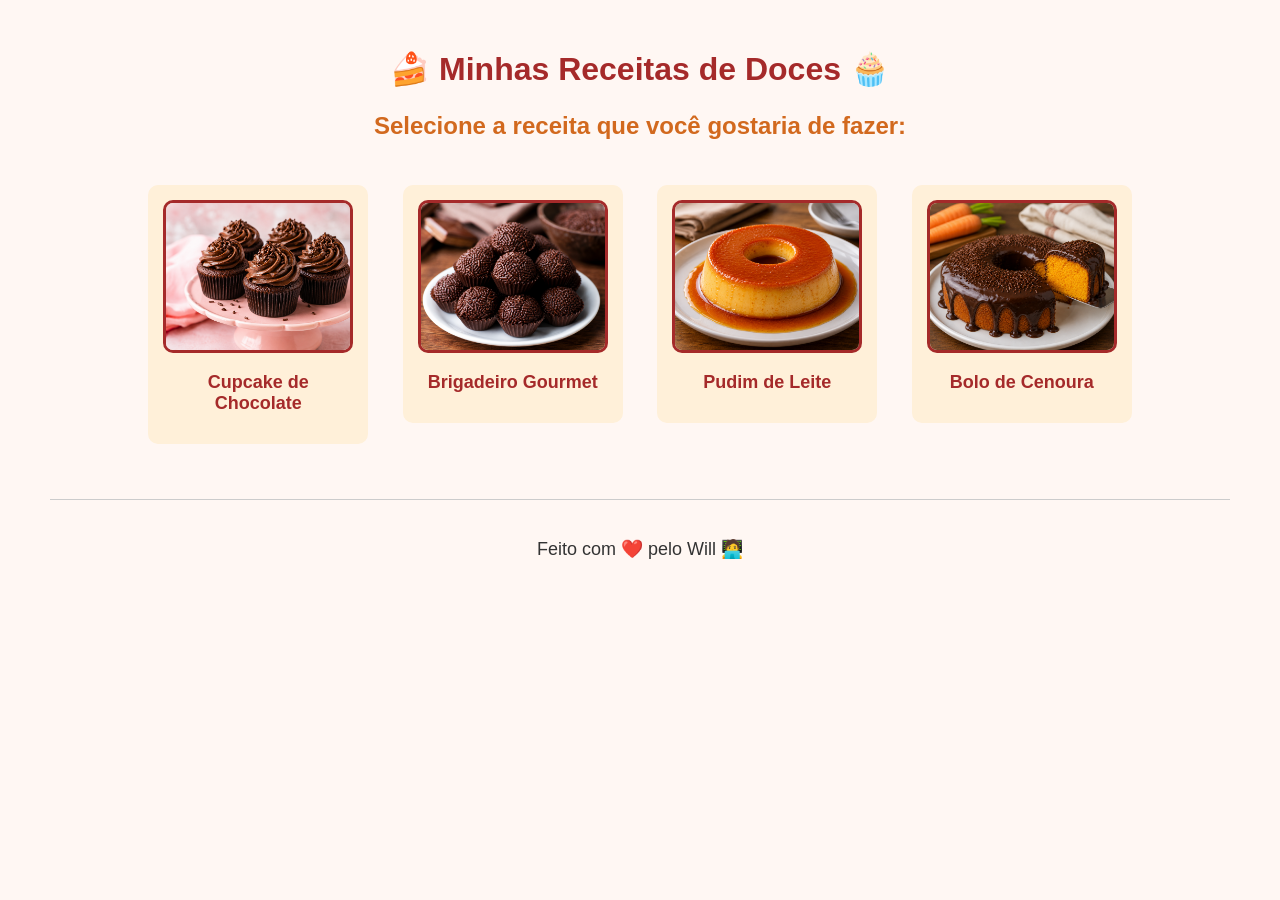
<file: index.html>
<!DOCTYPE html>
<html lang="pt-BR">

<head>
    <meta charset="UTF-8">
    <meta name="viewport" content="width=device-width, initial-scale=1.0">

    <meta name="description" content="Escolha uma receita de doce para preparar.">
    <meta name="keywords" content="receitas, doces, cupcake, brigadeiro, pudim, bolo de cenoura">

    <link rel="icon" type="image/png" href="./img/favicon.png">
    <link rel="stylesheet" href="./css/style.css">

    <title>Melhores Receitas</title>
</head>

<body>

    <header class="cabecalho">
        <h1>🍰 Minhas Receitas de Doces 🧁</h1>

        <p>
            Selecione a receita que você gostaria de fazer:
        </p>
    </header>

    <main>
        <section class="receitas" aria-label="Lista de receitas">

            <article class="receita">
                <a href="./pags/cupcake_recipe.html">
                    <img
                        src="./img/cupcake.png"
                        alt="Cupcake de chocolate"
                        title="Cupcake de chocolate"
                    >

                    <h2>Cupcake de Chocolate</h2>
                </a>
            </article>

            <article class="receita">
                <a href="./pags/brigadeiro_recipe.html">
                    <img
                        src="./img/brigadeiro.png"
                        alt="Brigadeiro gourmet"
                        title="Brigadeiro gourmet"
                    >

                    <h2>Brigadeiro Gourmet</h2>
                </a>
            </article>

            <article class="receita">
                <a href="./pags/pudim_recipe.html">
                    <img
                        src="./img/pudim.png"
                        alt="Pudim de leite"
                        title="Pudim de leite"
                    >

                    <h2>Pudim de Leite</h2>
                </a>
            </article>

            <article class="receita">
                <a href="./pags/bolo_cenoura_recipe.html">
                    <img
                        src="./img/bolo-cenoura.png"
                        alt="Bolo de cenoura com cobertura de chocolate"
                        title="Bolo de cenoura"
                    >

                    <h2>Bolo de Cenoura</h2>
                </a>
            </article>

        </section>
    </main>

    <footer class="rodape">
        <p>Feito com ❤️ pelo Will 🧑‍💻</p>
    </footer>

</body>
</html>
</file>
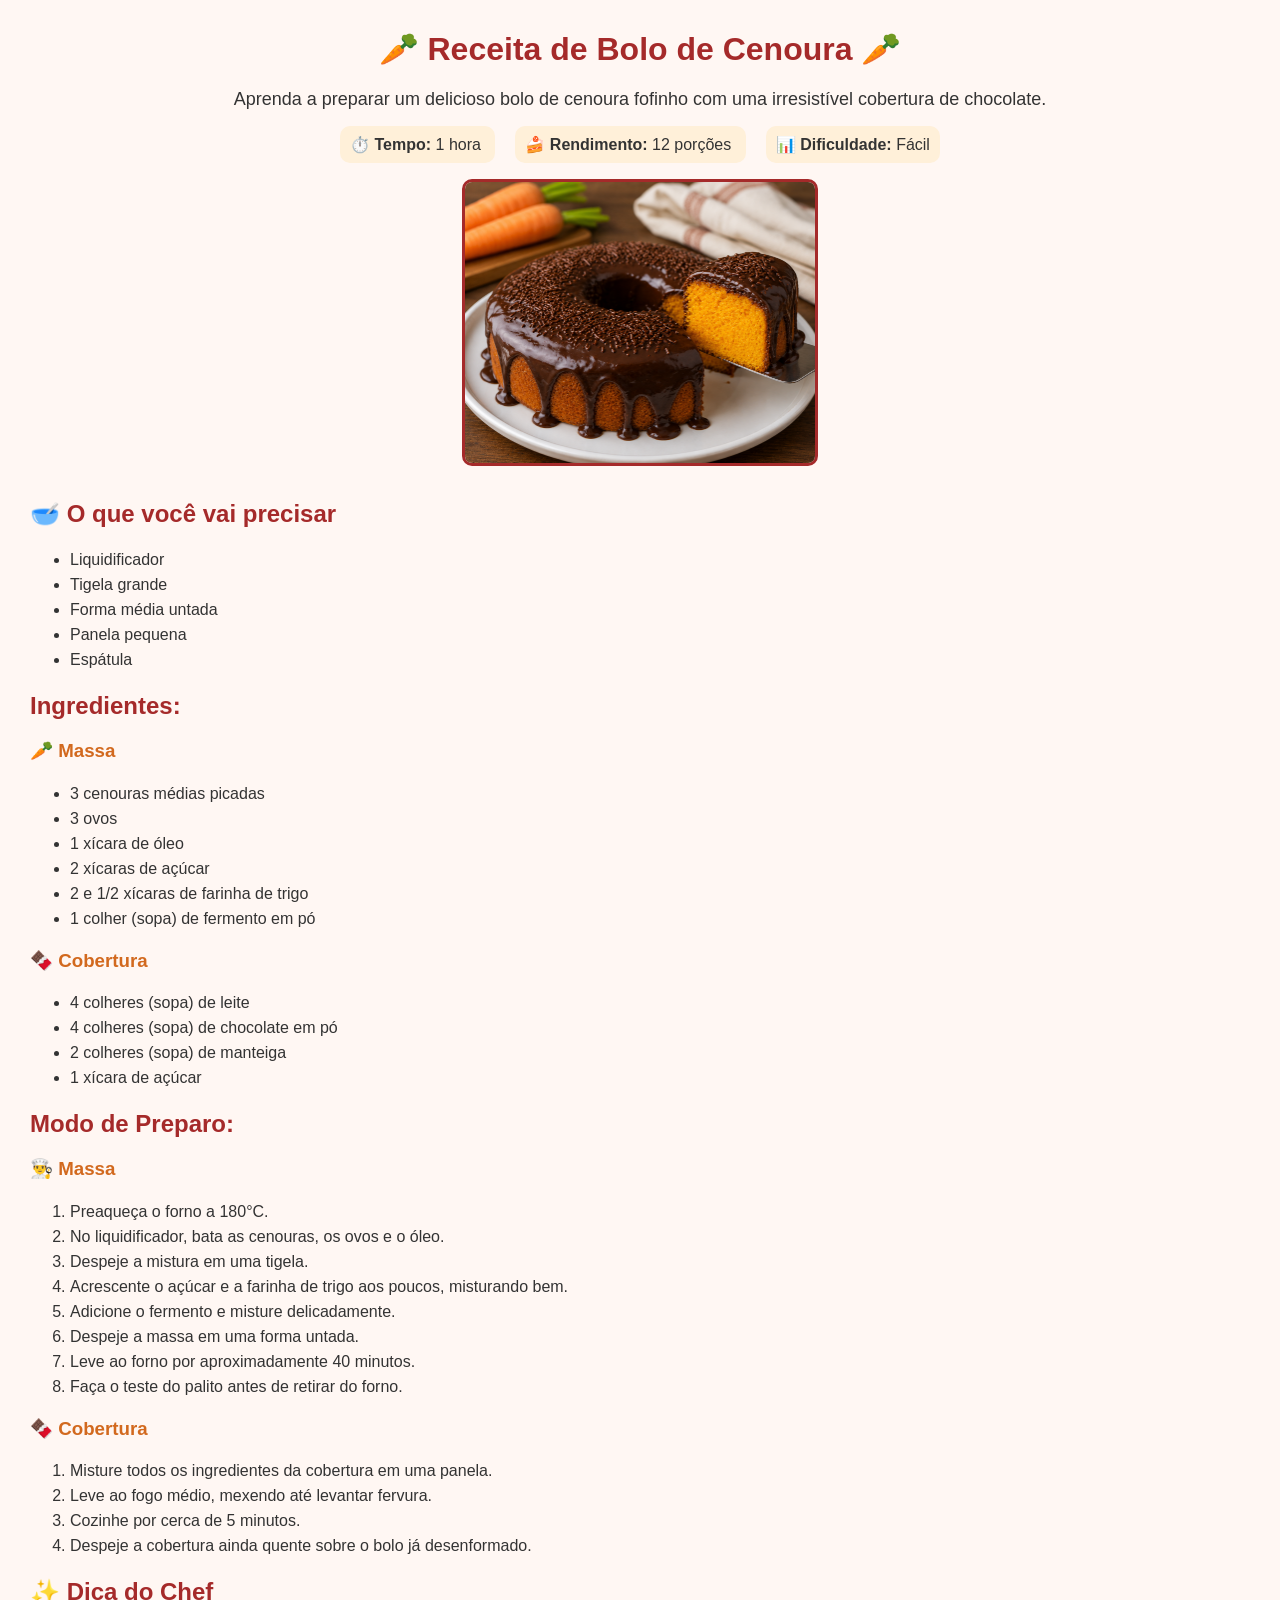
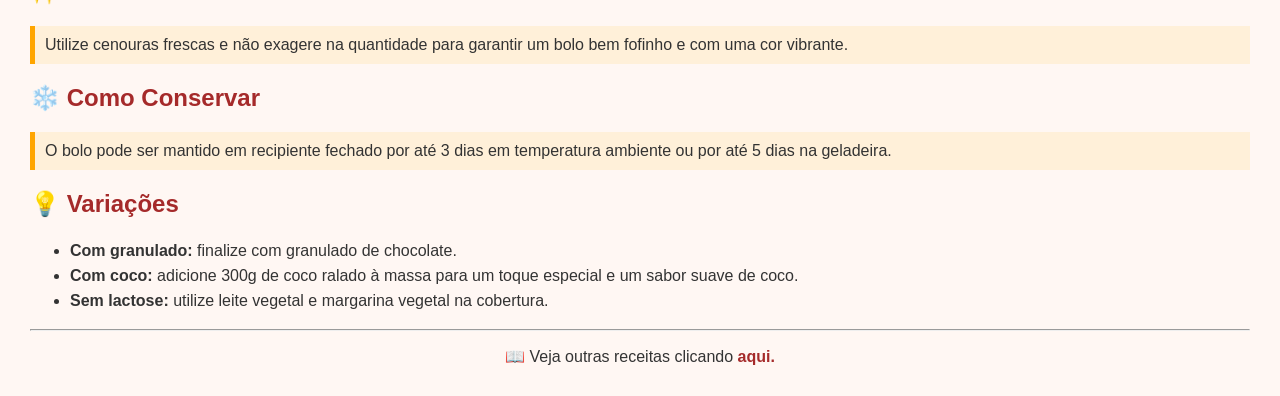
<file: pags/bolo_cenoura_recipe.html>
<!DOCTYPE html>
<html lang="pt-BR">
<head>
    <meta charset="UTF-8">
    <meta name="viewport" content="width=device-width, initial-scale=1.0">
    <meta name="description" content="Aprenda a fazer um delicioso bolo de cenoura fofinho com cobertura de chocolate.">
    <meta name="keywords" content="receitas, bolo, bolo de cenoura, chocolate">
    <meta http-equiv="X-UA-Compatible" content="IE=7">

    <link rel="icon" type="image/png" href="../img/favicon.png">

    <title>Meu Bolo de Cenoura</title>
</head>

<body style="font-family: Arial, sans-serif; background-color: #fff7f3; margin: 30px; color: #333;">

    <h1 style="text-align: center; color: brown;">
        🥕 Receita de Bolo de Cenoura 🥕
    </h1>

    <p style="text-align: center; font-size: 18px;">
        Aprenda a preparar um delicioso bolo de cenoura fofinho com uma irresistível cobertura de chocolate.
    </p>

    <div style="text-align: center; margin: 25px;">
        <span style="background-color: #fff0d9;
              padding: 10px;
              margin: 10px;
              border-radius: 10px;">
            ⏱️ <strong>Tempo:</strong> 1 hora
        </span>

        <span style="background-color: #fff0d9;
              padding: 10px;
              margin: 10px;
              border-radius: 10px;">
            🍰 <strong>Rendimento:</strong> 12 porções
        </span>

        <span style="background-color: #fff0d9;
              padding: 10px;
              margin: 10px;
              border-radius: 10px;">
            📊 <strong>Dificuldade:</strong> Fácil
        </span>
    </div>

    <div style="text-align: center; margin-bottom: 30px;">
        <img
            src="../img/bolo-cenoura.png"
            alt="Bolo de Cenoura"
            title="Bolo de Cenoura"
            style="width: 350px; border: 3px solid brown; border-radius: 10px;"
        >
    </div>

    <h2 style="color: brown;">🥣 O que você vai precisar</h2>

    <ul style="line-height: 25px;">
        <li>Liquidificador</li>
        <li>Tigela grande</li>
        <li>Forma média untada</li>
        <li>Panela pequena</li>
        <li>Espátula</li>
    </ul>

    <h2 style="color: brown;">Ingredientes:</h2>

    <h3 style="color: chocolate;">🥕 Massa</h3>

    <ul style="line-height: 25px;">
        <li>3 cenouras médias picadas</li>
        <li>3 ovos</li>
        <li>1 xícara de óleo</li>
        <li>2 xícaras de açúcar</li>
        <li>2 e 1/2 xícaras de farinha de trigo</li>
        <li>1 colher (sopa) de fermento em pó</li>
    </ul>

    <h3 style="color: chocolate;">🍫 Cobertura</h3>

    <ul style="line-height: 25px;">
        <li>4 colheres (sopa) de leite</li>
        <li>4 colheres (sopa) de chocolate em pó</li>
        <li>2 colheres (sopa) de manteiga</li>
        <li>1 xícara de açúcar</li>
    </ul>

    <h2 style="color: brown;">Modo de Preparo:</h2>

    <h3 style="color: chocolate;">👨‍🍳 Massa</h3>

    <ol style="line-height: 25px;">
        <li>Preaqueça o forno a 180°C.</li>
        <li>No liquidificador, bata as cenouras, os ovos e o óleo.</li>
        <li>Despeje a mistura em uma tigela.</li>
        <li>Acrescente o açúcar e a farinha de trigo aos poucos, misturando bem.</li>
        <li>Adicione o fermento e misture delicadamente.</li>
        <li>Despeje a massa em uma forma untada.</li>
        <li>Leve ao forno por aproximadamente 40 minutos.</li>
        <li>Faça o teste do palito antes de retirar do forno.</li>
    </ol>

    <h3 style="color: chocolate;">🍫 Cobertura</h3>

    <ol style="line-height: 25px;">
        <li>Misture todos os ingredientes da cobertura em uma panela.</li>
        <li>Leve ao fogo médio, mexendo até levantar fervura.</li>
        <li>Cozinhe por cerca de 5 minutos.</li>
        <li>Despeje a cobertura ainda quente sobre o bolo já desenformado.</li>
    </ol>

    <h2 style="color: brown;">✨ Dica do Chef</h2>

    <p style="background-color: #fff0d9; padding: 10px; border-left: 5px solid orange;">
        Utilize cenouras frescas e não exagere na quantidade para garantir um bolo bem fofinho e com uma cor vibrante.
    </p>

    <h2 style="color: brown;">❄️ Como Conservar</h2>

    <p style="background-color: #fff0d9; padding: 10px; border-left: 5px solid orange;">
        O bolo pode ser mantido em recipiente fechado por até 3 dias em temperatura ambiente ou por até 5 dias na geladeira.
    </p>

    <h2 style="color: brown;">💡 Variações</h2>

    <ul style="line-height: 25px;">
        <li><strong>Com granulado:</strong> finalize com granulado de chocolate.</li>
        <li><strong>Com coco:</strong> adicione 300g de coco ralado à massa para um toque especial e um sabor suave de coco.</li>
        <li><strong>Sem lactose:</strong> utilize leite vegetal e margarina vegetal na cobertura.</li>
    </ul>

    <hr>

    <p style="text-align: center;">
        📖 Veja outras receitas clicando
        <a
            href="../index.html"
            target="_self"
            style="color: brown; font-weight: bold; text-decoration: none;"
        >
            aqui.
        </a>
    </p>

</body>
</html>
</file>
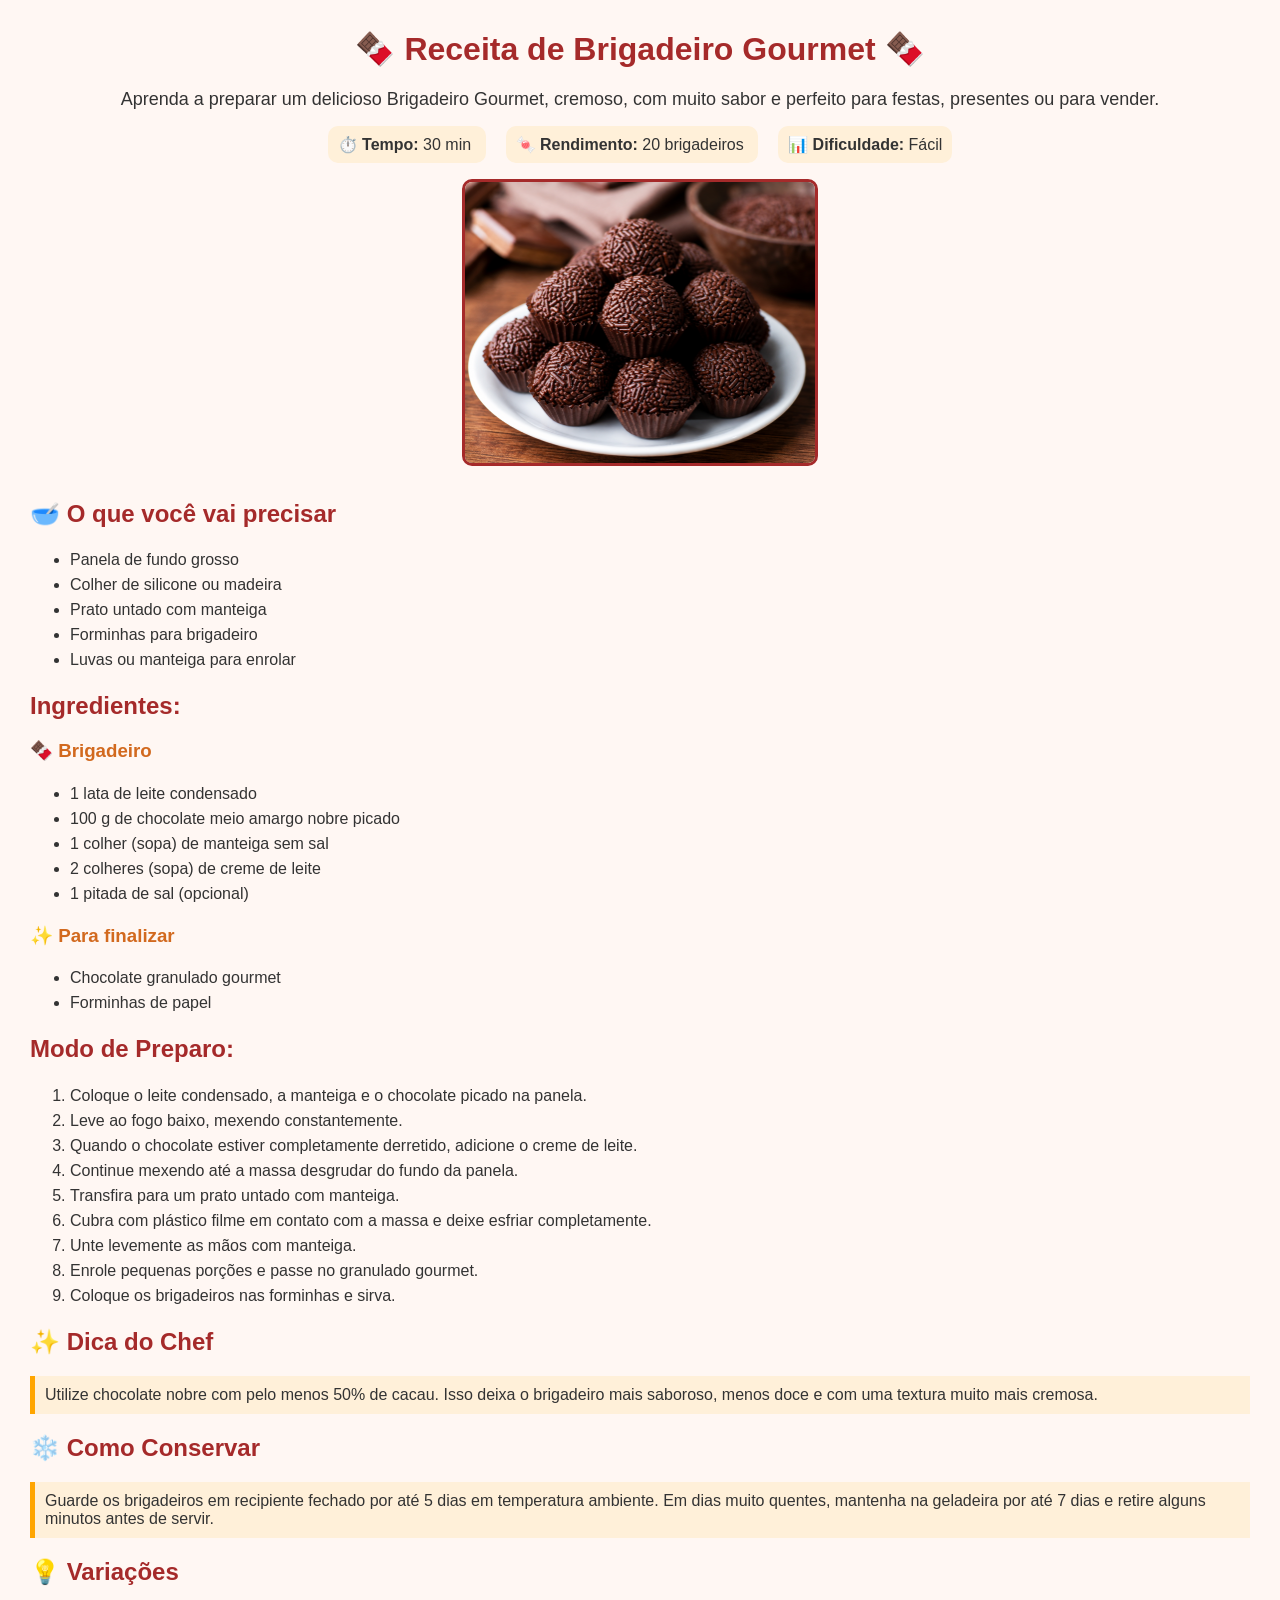
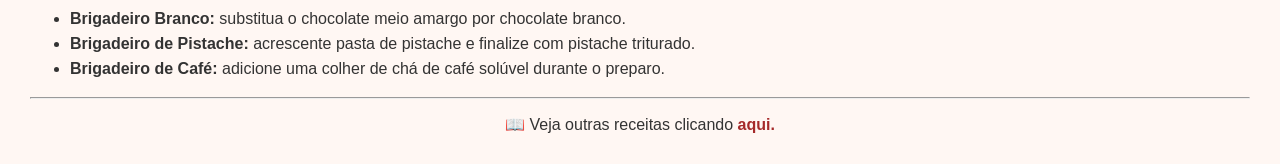
<file: pags/brigadeiro_recipe.html>
<!DOCTYPE html>
<html lang="pt-BR">
<head>
    <meta charset="UTF-8">
    <meta name="viewport" content="width=device-width, initial-scale=1.0">
    <meta name="description" content="Aprenda a fazer um delicioso Brigadeiro Gourmet, cremoso e perfeito para festas ou vendas.">
    <meta name="keywords" content="receitas, doces, brigadeiro gourmet, chocolate">
    <meta http-equiv="X-UA-Compatible" content="IE=7">

    <link rel="icon" type="image/png" href="../img/favicon.png">

    <title>Meu Brigadeiro Gourmet</title>
</head>

<body style="font-family: Arial, sans-serif; background-color: #fff7f3; margin: 30px; color: #333;">

    <h1 style="text-align: center; color: brown;">
        🍫 Receita de Brigadeiro Gourmet 🍫
    </h1>

    <p style="text-align: center; font-size: 18px;">
        Aprenda a preparar um delicioso Brigadeiro Gourmet, cremoso, com muito sabor e perfeito para festas, presentes ou para vender.
    </p>

    <div style="text-align: center; margin: 25px;">
        <span style="background-color: #fff0d9;
              padding: 10px;
              margin: 10px;
              border-radius: 10px;">
            ⏱️ <strong>Tempo:</strong> 30 min
        </span>

        <span style="background-color: #fff0d9;
              padding: 10px;
              margin: 10px;
              border-radius: 10px;">
            🍬 <strong>Rendimento:</strong> 20 brigadeiros
        </span>

        <span style="background-color: #fff0d9;
              padding: 10px;
              margin: 10px;
              border-radius: 10px;">
            📊 <strong>Dificuldade:</strong> Fácil
        </span>
    </div>

    <div style="text-align: center; margin-bottom: 30px;">
        <img
            src="../img/brigadeiro.png"
            alt="Brigadeiro Gourmet"
            title="Brigadeiro Gourmet"
            style="width: 350px; border: 3px solid brown; border-radius: 10px;"
        >
    </div>

    <h2 style="color: brown;">🥣 O que você vai precisar</h2>

    <ul style="line-height: 25px;">
        <li>Panela de fundo grosso</li>
        <li>Colher de silicone ou madeira</li>
        <li>Prato untado com manteiga</li>
        <li>Forminhas para brigadeiro</li>
        <li>Luvas ou manteiga para enrolar</li>
    </ul>

    <h2 style="color: brown;">Ingredientes:</h2>

    <h3 style="color: chocolate;">🍫 Brigadeiro</h3>

    <ul style="line-height: 25px;">
        <li>1 lata de leite condensado</li>
        <li>100 g de chocolate meio amargo nobre picado</li>
        <li>1 colher (sopa) de manteiga sem sal</li>
        <li>2 colheres (sopa) de creme de leite</li>
        <li>1 pitada de sal (opcional)</li>
    </ul>

    <h3 style="color: chocolate;">✨ Para finalizar</h3>

    <ul style="line-height: 25px;">
        <li>Chocolate granulado gourmet</li>
        <li>Forminhas de papel</li>
    </ul>

    <h2 style="color: brown;">Modo de Preparo:</h2>

    <ol style="line-height: 25px;">
        <li>Coloque o leite condensado, a manteiga e o chocolate picado na panela.</li>
        <li>Leve ao fogo baixo, mexendo constantemente.</li>
        <li>Quando o chocolate estiver completamente derretido, adicione o creme de leite.</li>
        <li>Continue mexendo até a massa desgrudar do fundo da panela.</li>
        <li>Transfira para um prato untado com manteiga.</li>
        <li>Cubra com plástico filme em contato com a massa e deixe esfriar completamente.</li>
        <li>Unte levemente as mãos com manteiga.</li>
        <li>Enrole pequenas porções e passe no granulado gourmet.</li>
        <li>Coloque os brigadeiros nas forminhas e sirva.</li>
    </ol>

    <h2 style="color: brown;">✨ Dica do Chef</h2>

    <p style="background-color: #fff0d9; padding: 10px; border-left: 5px solid orange;">
        Utilize chocolate nobre com pelo menos 50% de cacau. Isso deixa o brigadeiro mais saboroso,
        menos doce e com uma textura muito mais cremosa.
    </p>

    <h2 style="color: brown;">❄️ Como Conservar</h2>

    <p style="background-color: #fff0d9; padding: 10px; border-left: 5px solid orange;">
        Guarde os brigadeiros em recipiente fechado por até 5 dias em temperatura ambiente.
        Em dias muito quentes, mantenha na geladeira por até 7 dias e retire alguns minutos antes de servir.
    </p>

    <h2 style="color: brown;">💡 Variações</h2>

    <ul style="line-height: 25px;">
        <li><strong>Brigadeiro Branco:</strong> substitua o chocolate meio amargo por chocolate branco.</li>
        <li><strong>Brigadeiro de Pistache:</strong> acrescente pasta de pistache e finalize com pistache triturado.</li>
        <li><strong>Brigadeiro de Café:</strong> adicione uma colher de chá de café solúvel durante o preparo.</li>
    </ul>

    <hr>

    <p style="text-align: center;">
        📖 Veja outras receitas clicando
        <a
            href="../index.html"
            target="_self"
            style="color: brown; font-weight: bold; text-decoration: none;"
        >
            aqui.
        </a>
    </p>

</body>
</html>
</file>
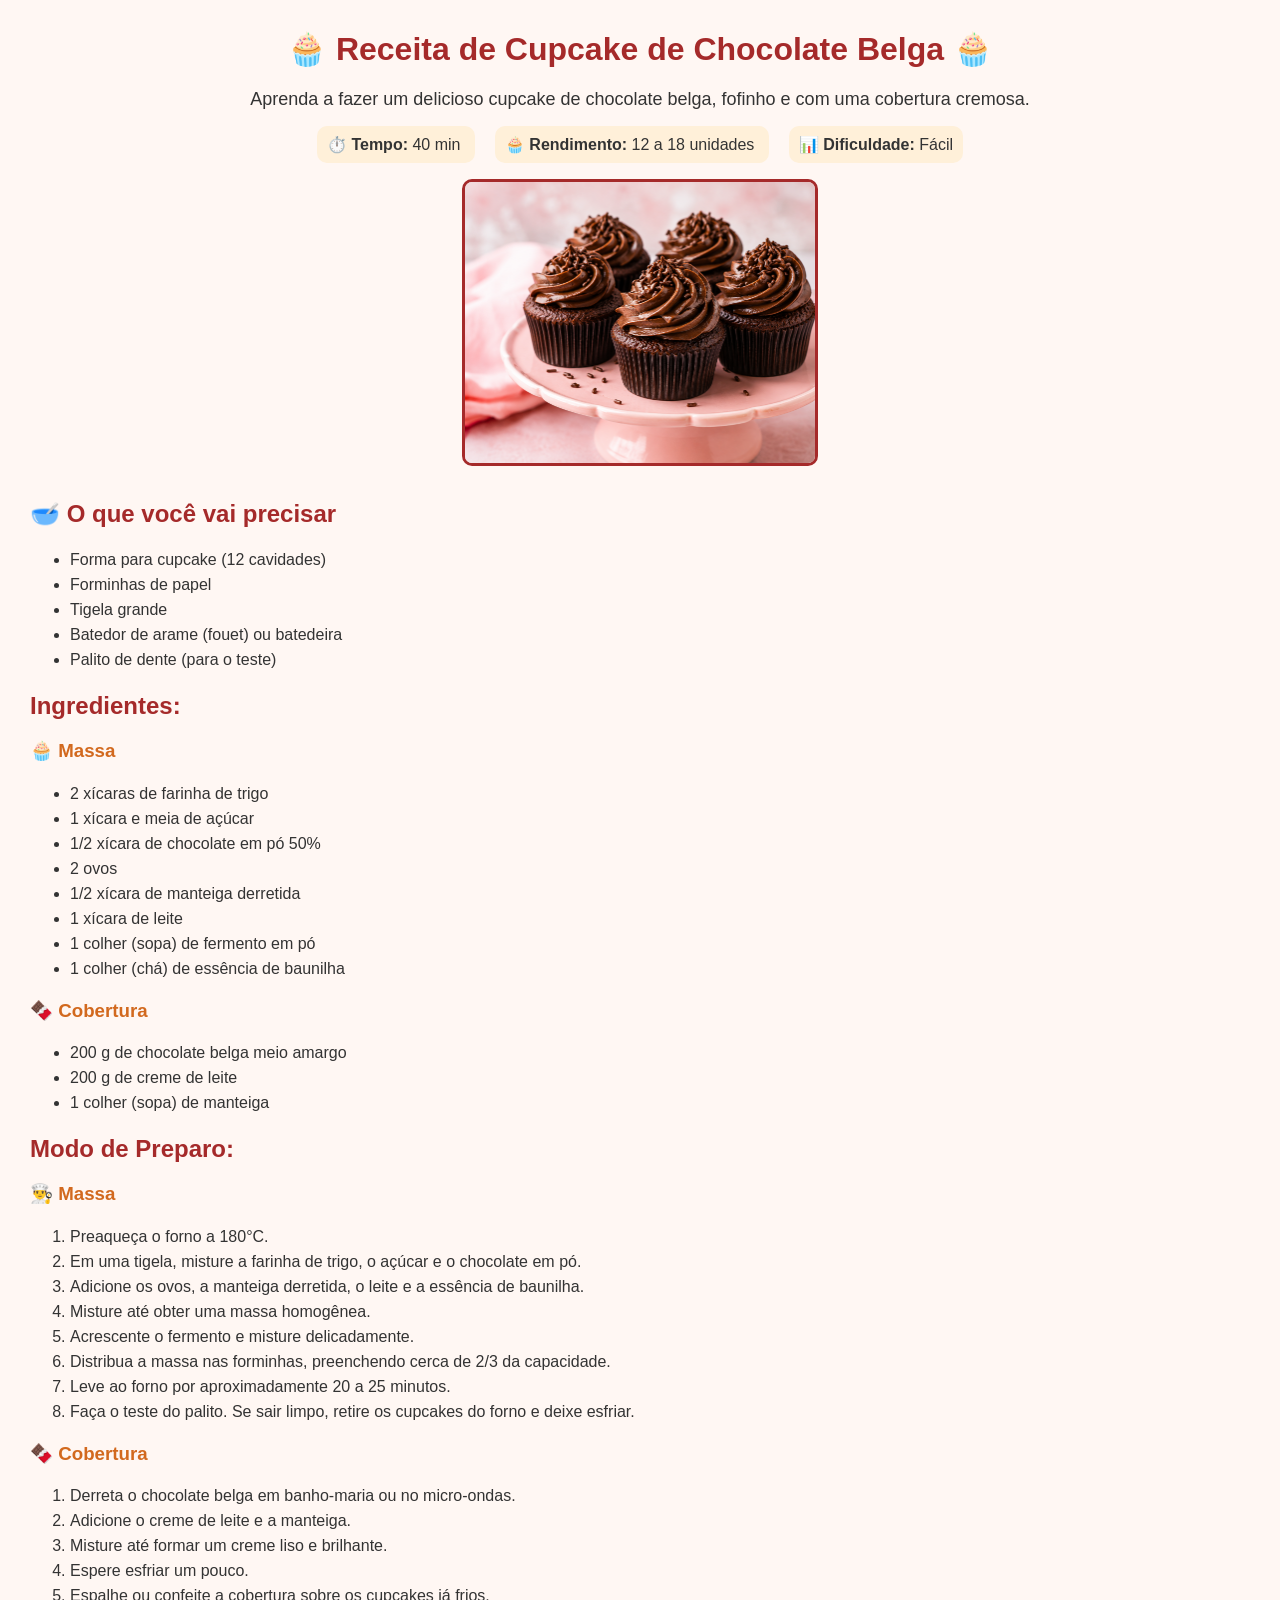
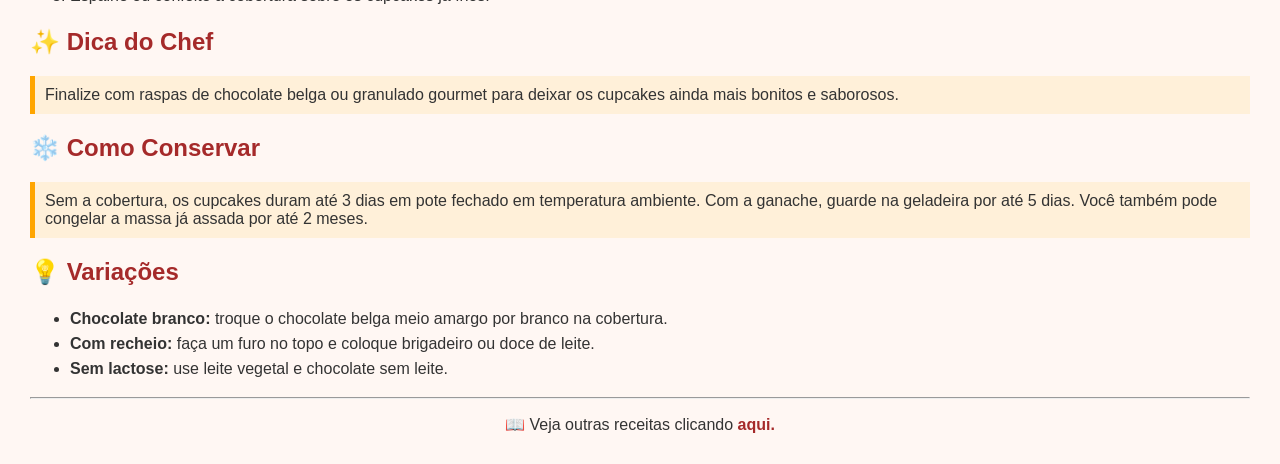
<file: pags/cupcake_recipe.html>
<!DOCTYPE html>
<html lang="pt-BR">
<head>
    <meta charset="UTF-8">
    <meta name="viewport" content="width=device-width, initial-scale=1.0">
    <meta name="description" content="Aprenda a fazer um cupcake de chocolate belga, simples e delicioso.">
    <meta name="keywords" content="receitas, doces, cupcake, chocolate belga">
    <meta http-equiv="X-UA-Compatible" content="IE=7">

    <link rel="icon" type="image/png" href="../img/favicon.png">

    <title>Meu Cupcake</title>
</head>

<body style="font-family: Arial, sans-serif; background-color: #fff7f3; margin: 30px; color: #333;">

    <h1 style="text-align: center; color: brown;">
        🧁 Receita de Cupcake de Chocolate Belga 🧁
    </h1>

    <p style="text-align: center; font-size: 18px;">
        Aprenda a fazer um delicioso cupcake de chocolate belga, fofinho e com uma cobertura cremosa.
    </p>

    <div style="text-align: center; margin: 25px;">
        <span style="background-color: #fff0d9; 
              padding: 10px; 
              margin: 10px; 
              border-radius: 10px;">
            ⏱️ <strong>Tempo:</strong> 40 min
        </span>
        <span style="background-color: #fff0d9; 
              padding: 10px; 
              margin: 10px; 
              border-radius: 10px;">
            🧁 <strong>Rendimento:</strong> 12 a 18 unidades
        </span>
        <span style="background-color: #fff0d9; 
              padding: 10px; 
              margin: 10px; 
              border-radius: 10px;">
            📊 <strong>Dificuldade:</strong> Fácil
        </span>
    </div>

    <div style="text-align: center; margin-bottom: 30px;">
        <img
            src="../img/cupcake.png"
            alt="Cupcake de chocolate belga"
            title="Cupcake de Chocolate Belga"
            style="width: 350px; border: 3px solid brown; border-radius: 10px;"
        >
    </div>

    <h2 style="color: brown;">🥣 O que você vai precisar</h2>

    <ul style="line-height: 25px;">
        <li>Forma para cupcake (12 cavidades)</li>
        <li>Forminhas de papel</li>
        <li>Tigela grande</li>
        <li>Batedor de arame (fouet) ou batedeira</li>
        <li>Palito de dente (para o teste)</li>
    </ul>

    <h2 style="color: brown;">Ingredientes:</h2>

    <h3 style="color: chocolate;">🧁 Massa</h3>

    <ul style="line-height: 25px;">
        <li>2 xícaras de farinha de trigo</li>
        <li>1 xícara e meia de açúcar</li>
        <li>1/2 xícara de chocolate em pó 50%</li>
        <li>2 ovos</li>
        <li>1/2 xícara de manteiga derretida</li>
        <li>1 xícara de leite</li>
        <li>1 colher (sopa) de fermento em pó</li>
        <li>1 colher (chá) de essência de baunilha</li>
    </ul>

    <h3 style="color: chocolate;">🍫 Cobertura</h3>

    <ul style="line-height: 25px;">
        <li>200 g de chocolate belga meio amargo</li>
        <li>200 g de creme de leite</li>
        <li>1 colher (sopa) de manteiga</li>
    </ul>

    <h2 style="color: brown;">Modo de Preparo:</h2>

    <h3 style="color: chocolate;">👨‍🍳 Massa</h3>

    <ol style="line-height: 25px;">
        <li>Preaqueça o forno a 180°C.</li>
        <li>Em uma tigela, misture a farinha de trigo, o açúcar e o chocolate em pó.</li>
        <li>Adicione os ovos, a manteiga derretida, o leite e a essência de baunilha.</li>
        <li>Misture até obter uma massa homogênea.</li>
        <li>Acrescente o fermento e misture delicadamente.</li>
        <li>Distribua a massa nas forminhas, preenchendo cerca de 2/3 da capacidade.</li>
        <li>Leve ao forno por aproximadamente 20 a 25 minutos.</li>
        <li>Faça o teste do palito. Se sair limpo, retire os cupcakes do forno e deixe esfriar.</li>
    </ol>

    <h3 style="color: chocolate;">🍫 Cobertura</h3>

    <ol style="line-height: 25px;">
        <li>Derreta o chocolate belga em banho-maria ou no micro-ondas.</li>
        <li>Adicione o creme de leite e a manteiga.</li>
        <li>Misture até formar um creme liso e brilhante.</li>
        <li>Espere esfriar um pouco.</li>
        <li>Espalhe ou confeite a cobertura sobre os cupcakes já frios.</li>
    </ol>

    <h2 style="color: brown;">✨ Dica do Chef</h2>

    <p style="background-color: #fff0d9; padding: 10px; border-left: 5px solid orange;">
        Finalize com raspas de chocolate belga ou granulado gourmet para deixar os cupcakes ainda mais bonitos e saborosos.
    </p>

    <h2 style="color: brown;">❄️ Como Conservar</h2>

    <p style="background-color: #fff0d9; padding: 10px; border-left: 5px solid orange;">
        Sem a cobertura, os cupcakes duram até 3 dias em pote fechado em temperatura ambiente.
        Com a ganache, guarde na geladeira por até 5 dias. Você também pode congelar a massa
        já assada por até 2 meses.
    </p>

    <h2 style="color: brown;">💡 Variações</h2>

    <ul style="line-height: 25px;">
        <li><strong>Chocolate branco:</strong> troque o chocolate belga meio amargo por branco na cobertura.</li>
        <li><strong>Com recheio:</strong> faça um furo no topo e coloque brigadeiro ou doce de leite.</li>
        <li><strong>Sem lactose:</strong> use leite vegetal e chocolate sem leite.</li>
    </ul>

    <hr>

    <p style="text-align: center;">
        📖 Veja outras receitas clicando
        <a
            href="../index.html"
            target="_self"
            style="color: brown; font-weight: bold; text-decoration: none;"
        >
            aqui.
        </a>
    </p>
</body>
</html>
</file>
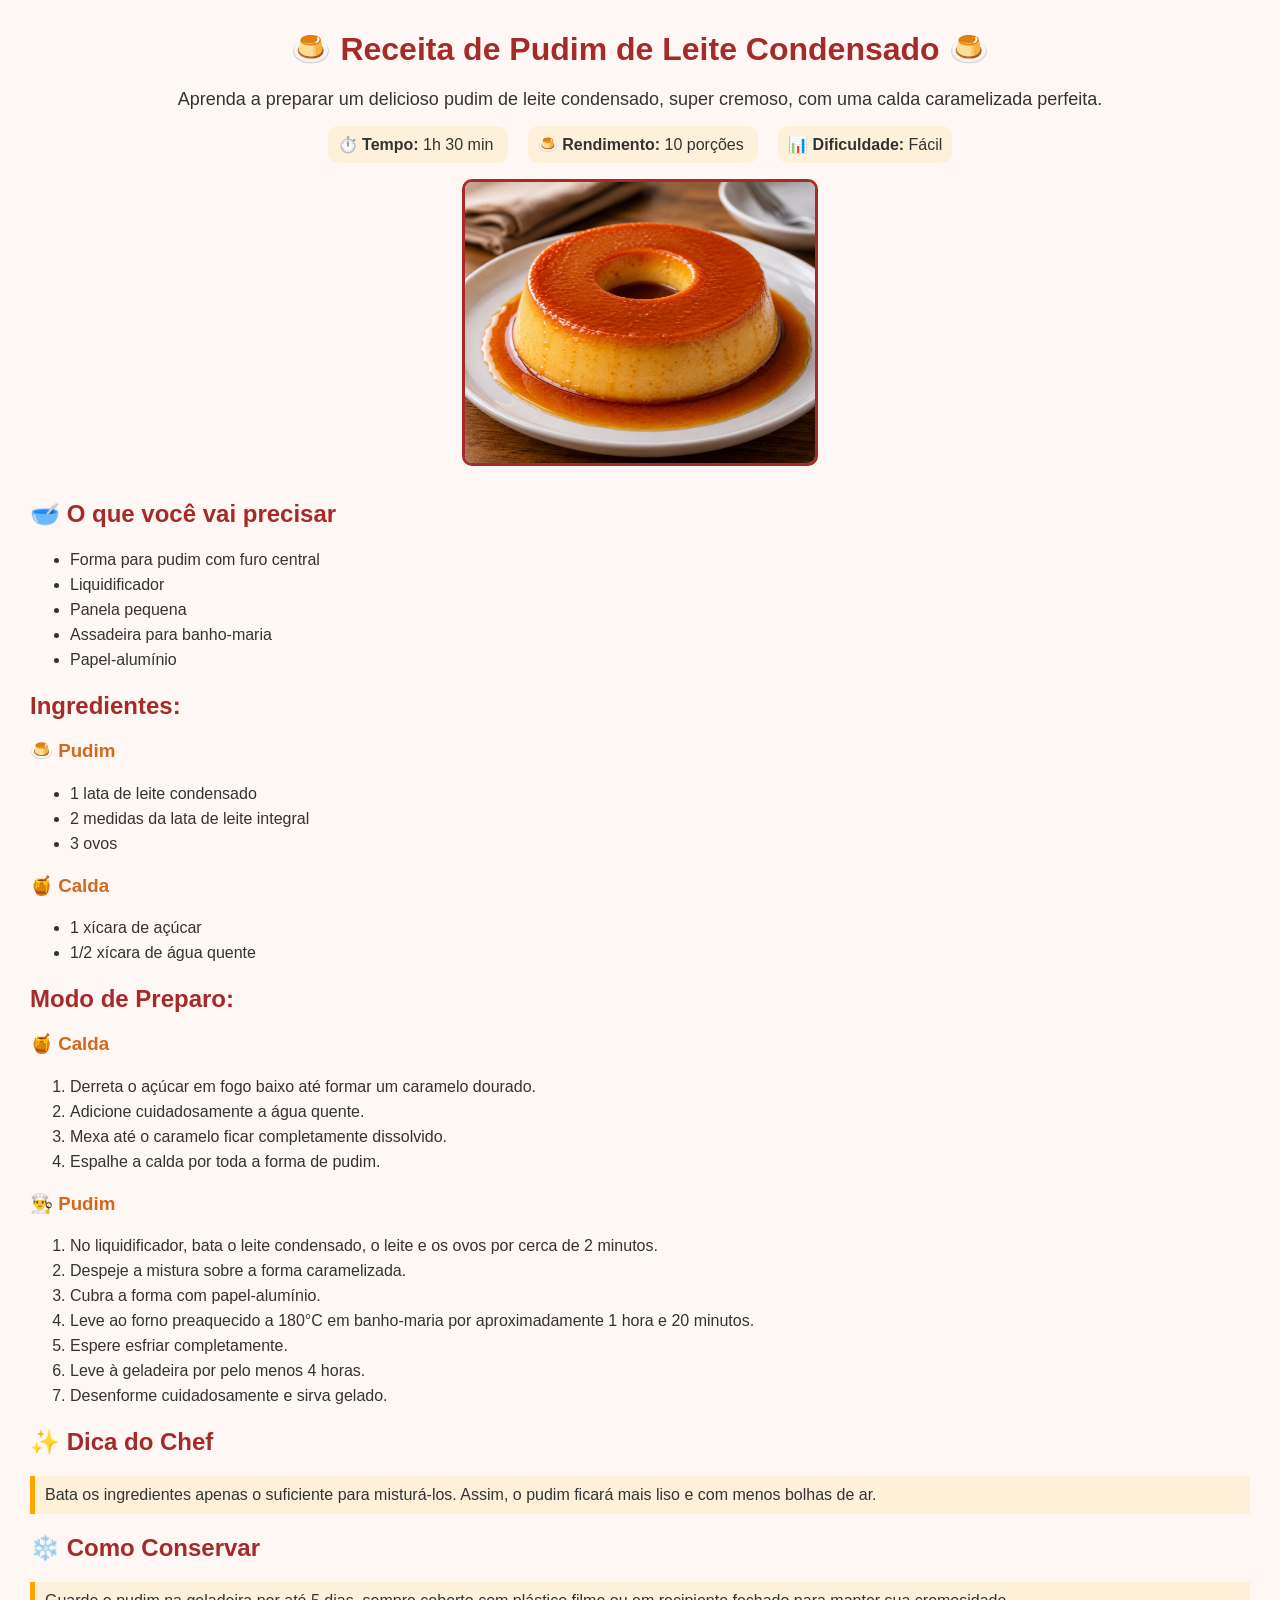
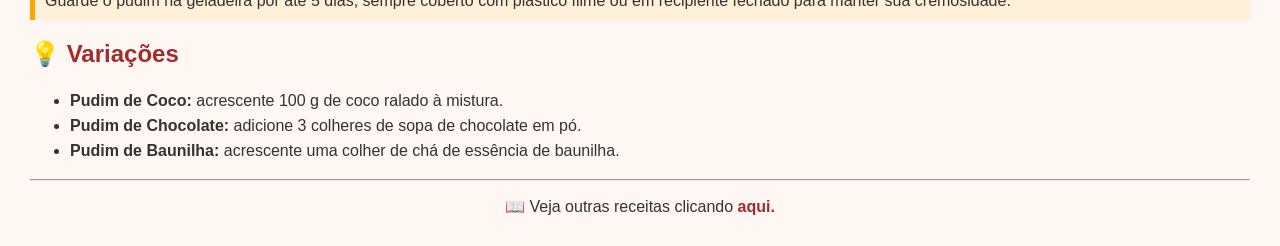
<file: pags/pudim_recipe.html>
<!DOCTYPE html>
<html lang="pt-BR">
<head>
    <meta charset="UTF-8">
    <meta name="viewport" content="width=device-width, initial-scale=1.0">
    <meta name="description" content="Aprenda a fazer um delicioso Pudim de Leite Condensado, cremoso e com uma calda caramelizada irresistível.">
    <meta name="keywords" content="receitas, doces, pudim, leite condensado">
    <meta http-equiv="X-UA-Compatible" content="IE=7">

    <link rel="icon" type="image/png" href="../img/favicon.png">

    <title>Meu Pudim de Leite</title>
</head>

<body style="font-family: Arial, sans-serif; background-color: #fff7f3; margin: 30px; color: #333;">

    <h1 style="text-align: center; color: brown;">
        🍮 Receita de Pudim de Leite Condensado 🍮
    </h1>

    <p style="text-align: center; font-size: 18px;">
        Aprenda a preparar um delicioso pudim de leite condensado, super cremoso, com uma calda caramelizada perfeita.
    </p>

    <div style="text-align: center; margin: 25px;">
        <span style="background-color: #fff0d9;
              padding: 10px;
              margin: 10px;
              border-radius: 10px;">
            ⏱️ <strong>Tempo:</strong> 1h 30 min
        </span>

        <span style="background-color: #fff0d9;
              padding: 10px;
              margin: 10px;
              border-radius: 10px;">
            🍮 <strong>Rendimento:</strong> 10 porções
        </span>

        <span style="background-color: #fff0d9;
              padding: 10px;
              margin: 10px;
              border-radius: 10px;">
            📊 <strong>Dificuldade:</strong> Fácil
        </span>
    </div>

    <div style="text-align: center; margin-bottom: 30px;">
        <img
            src="../img/pudim.png"
            alt="Pudim de Leite Condensado"
            title="Pudim de Leite Condensado"
            style="width: 350px; border: 3px solid brown; border-radius: 10px;"
        >
    </div>

    <h2 style="color: brown;">🥣 O que você vai precisar</h2>

    <ul style="line-height: 25px;">
        <li>Forma para pudim com furo central</li>
        <li>Liquidificador</li>
        <li>Panela pequena</li>
        <li>Assadeira para banho-maria</li>
        <li>Papel-alumínio</li>
    </ul>

    <h2 style="color: brown;">Ingredientes:</h2>

    <h3 style="color: chocolate;">🍮 Pudim</h3>

    <ul style="line-height: 25px;">
        <li>1 lata de leite condensado</li>
        <li>2 medidas da lata de leite integral</li>
        <li>3 ovos</li>
    </ul>

    <h3 style="color: chocolate;">🍯 Calda</h3>

    <ul style="line-height: 25px;">
        <li>1 xícara de açúcar</li>
        <li>1/2 xícara de água quente</li>
    </ul>

    <h2 style="color: brown;">Modo de Preparo:</h2>

    <h3 style="color: chocolate;">🍯 Calda</h3>

    <ol style="line-height: 25px;">
        <li>Derreta o açúcar em fogo baixo até formar um caramelo dourado.</li>
        <li>Adicione cuidadosamente a água quente.</li>
        <li>Mexa até o caramelo ficar completamente dissolvido.</li>
        <li>Espalhe a calda por toda a forma de pudim.</li>
    </ol>

    <h3 style="color: chocolate;">👨‍🍳 Pudim</h3>

    <ol style="line-height: 25px;">
        <li>No liquidificador, bata o leite condensado, o leite e os ovos por cerca de 2 minutos.</li>
        <li>Despeje a mistura sobre a forma caramelizada.</li>
        <li>Cubra a forma com papel-alumínio.</li>
        <li>Leve ao forno preaquecido a 180°C em banho-maria por aproximadamente 1 hora e 20 minutos.</li>
        <li>Espere esfriar completamente.</li>
        <li>Leve à geladeira por pelo menos 4 horas.</li>
        <li>Desenforme cuidadosamente e sirva gelado.</li>
    </ol>

    <h2 style="color: brown;">✨ Dica do Chef</h2>

    <p style="background-color: #fff0d9; padding: 10px; border-left: 5px solid orange;">
        Bata os ingredientes apenas o suficiente para misturá-los. Assim, o pudim ficará mais liso e com menos bolhas de ar.
    </p>

    <h2 style="color: brown;">❄️ Como Conservar</h2>

    <p style="background-color: #fff0d9; padding: 10px; border-left: 5px solid orange;">
        Guarde o pudim na geladeira por até 5 dias, sempre coberto com plástico filme ou em recipiente fechado para manter sua cremosidade.
    </p>

    <h2 style="color: brown;">💡 Variações</h2>

    <ul style="line-height: 25px;">
        <li><strong>Pudim de Coco:</strong> acrescente 100 g de coco ralado à mistura.</li>
        <li><strong>Pudim de Chocolate:</strong> adicione 3 colheres de sopa de chocolate em pó.</li>
        <li><strong>Pudim de Baunilha:</strong> acrescente uma colher de chá de essência de baunilha.</li>
    </ul>

    <hr>

    <p style="text-align: center;">
        📖 Veja outras receitas clicando
        <a
            href="../index.html"
            target="_self"
            style="color: brown; font-weight: bold; text-decoration: none;"
        >
            aqui.
        </a>
    </p>

</body>
</html>
</file>
<file: css/style.css>
* {
  box-sizing: border-box;
}

body {
  font-family: Arial, sans-serif;
  background-color: #fff7f3;
  margin: 50px;
  color: #333;
}

/* Cabeçalho */

.cabecalho {
  text-align: center;
}

.cabecalho h1 {
  color: brown;
}

.cabecalho p {
  color: chocolate;
  font-size: 24px;
  font-weight: bold;
}

/* Lista de receitas */

.receitas {
  text-align: center;
  margin-top: 30px;
}

/* Card da receita */

.receita {
  display: inline-block;
  width: 220px;
  background-color: #fff0d9;
  padding: 15px;
  margin: 15px;
  border-radius: 10px;
  vertical-align: top;
}

.receita a {
  text-decoration: none;
  color: brown;
}

.receita img {
  width: 190px;
  border: 3px solid brown;
  border-radius: 10px;
}

.receita h2 {
  font-size: 18px;
}

/* Rodapé */

.rodape {
  border-top: 1px solid #ccc;
  margin-top: 40px;
  padding-top: 20px;
  text-align: center;
  font-size: 18px;
}
</file>
